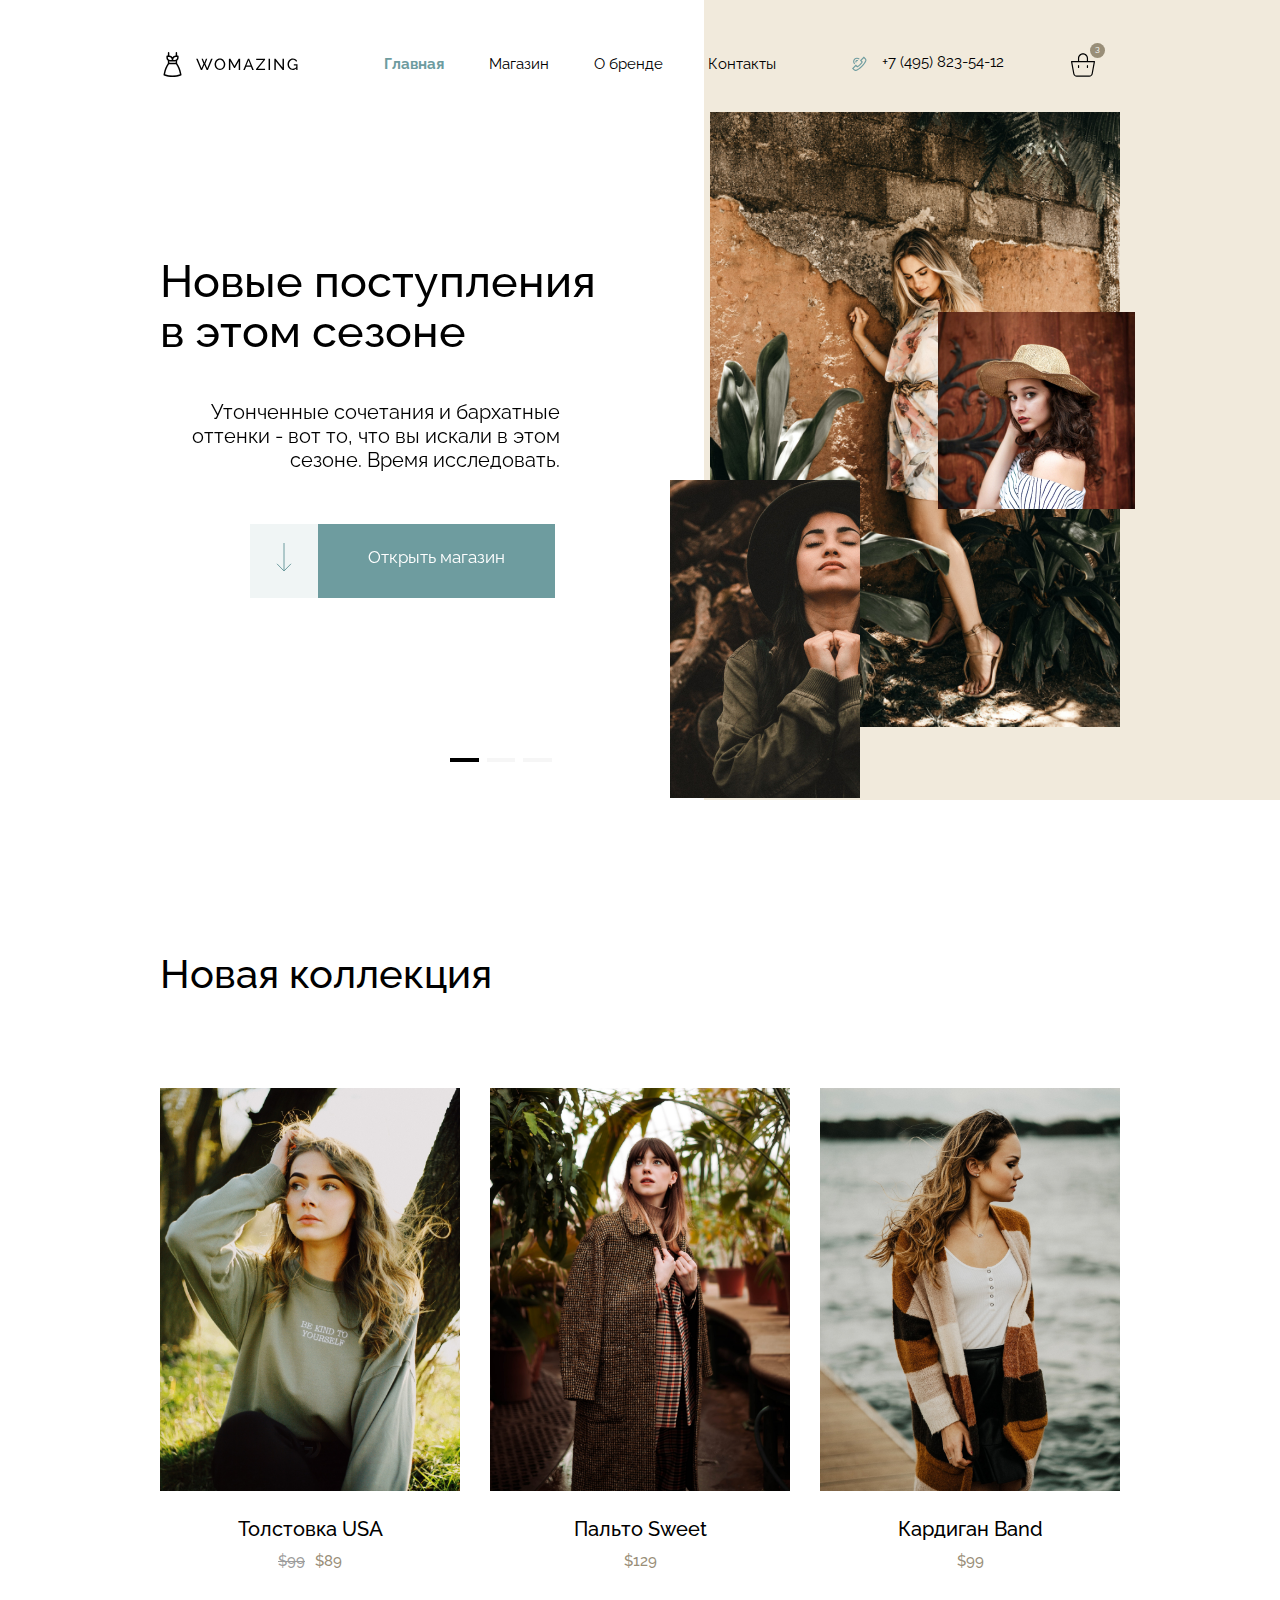
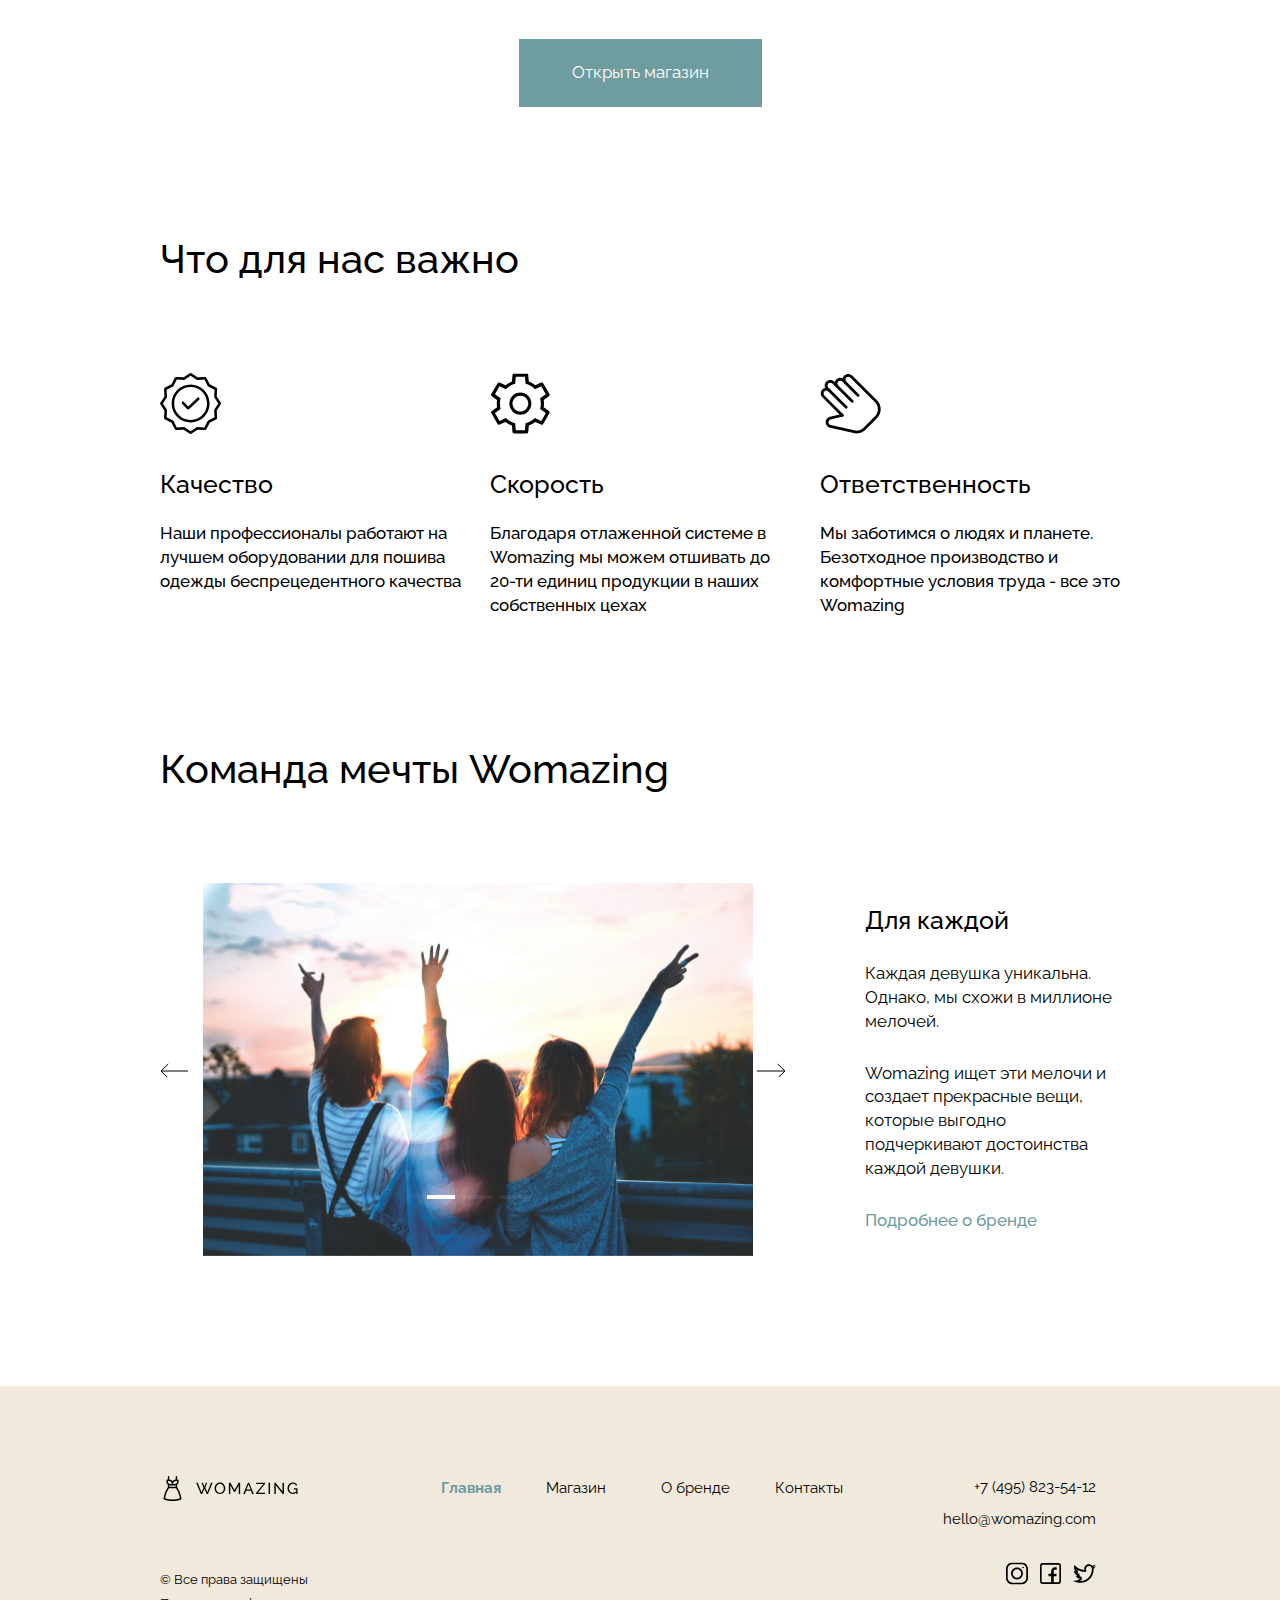
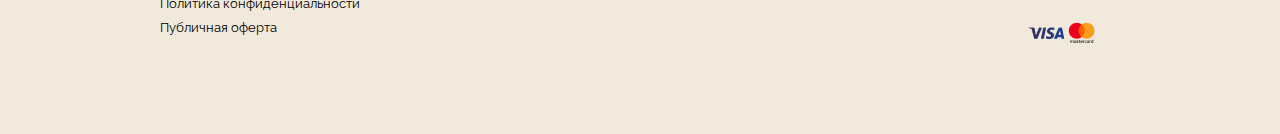
<file: index.html>
<!DOCTYPE html>
<html lang="ru">

<head>
    <meta charset="utf-8">
    <title>Бренд Womazing</title>
    <meta name class="description" content="Команда мечты - бренд Womazing">
    <meta name="keywords" content="одежда, мода, коллекция одежда, свитшот, пальто, кардиганы, футболки">
    <!-- OG Tags -->
    <meta property="og:title" content="Бренд Womazing">
    <meta property="og:description" content="Команда мечты - бренд Womazing">
    <meta property="og:type" content="article">
    <meta property="og:image" content="https://sitename.ru/img/prewiev.png">
    <meta property="og:site_name" content="Womazing">
    <!-- Styling -->
    <link rel="shortcut icon" href="img/favicon.png" type="image/png">
    <meta name="theme-color" content="#808590">
    <link rel="apple-touch-icon" href="img/apple-touch-icon.png">
    <!-- CSS -->
    <link rel="preconnect" href="https://fonts.googleapis.com">
    <link rel="preconnect" href="https://fonts.gstatic.com" crossorigin>
    <link href="https://fonts.googleapis.com/css2?family=Raleway:wght@400;500&display=swap" rel="stylesheet">
    <meta name="viewport" content="width=device-width, initial-scale=1.0">
    <link rel="stylesheet" href="https://cdn.jsdelivr.net/npm/swiper@8/swiper-bundle.min.css" />
    <link rel="stylesheet" href="css/style.css">
</head>

<body>
    <div class="wrapper__total">
        <header class="header" id="header">
            <div class="container">
                <div class="header__navigation" id="header__navigation">
                    <a href="#" class="logo">
                        <img src="assets/img/logo/logo.svg" alt="Womazing" class="logo__img">
                    </a>
                    <div class="header__burger">
                        <span> Меню</span>
                    </div>
                    <nav class="header__nav">
                        <ul class="header__nav-list">
                            <li class="header__nav-item">
                                <a href="#" class="header__nav-link active">
                                    Главная
                                </a>
                            </li>
                            <li class="header__nav-item">
                                <a href="shop.html" class="header__nav-link">
                                    Магазин
                                </a>
                            </li>
                            <li class="header__nav-item">
                                <a href="about.html" class="header__nav-link">
                                    О бренде
                                </a>
                            </li>
                            <li class="header__nav-item">
                                <a href="contacts.html" class="header__nav-link">
                                    Контакты
                                </a>
                            </li>
                        </ul>
                    </nav>
                    <div class="header__tel">
                        <button type="button" class="header__tel-btn">
                            <img src="assets/img/icon/tel.svg" alt="telephon" class="header__tel-img">
                        </button>
                        <div class="modal" id="modal">
                            <div class="modal-overlay" id="modal-overlay"></div>
                            <div class="modal-window">
                                <button type="button" class="close" id="close">
                                    <img src="assets/img/icon/close.svg" alt="" class="close-img">
                                </button>
                                <h3 class="modal__title">
                                    Заказать обратный звонок
                                </h3>
                                <form action="#" class="form-order__modal  js-form" id="form-order__modal">
                                    <input type="text" class="form-order__input" name="name" placeholder="Имя" required>
                                    <input type="email" class="form-order__input" name="email" placeholder="Email" required>
                                    <input type="tel" class="form-order__input" name="tel" placeholder="Телефон" required>
                                    <button type="submit" class="form__btn-modal btn" data-submit>Заказать
                                        звонок</button>
                                </form>
                            </div>
                            <div class="modal-window2" id="modal-window2">
                                <h3 class="modal__sms">
                                    Отлично! Мы скоро вам перезвоним.
                                </h3>
                                <button type="button" class="modal__btn btn"> Закрыть</button>
                            </div>
                        </div>
                        <a href="tel:+74958235412" class="header__tel-link">
                            +7 (495) 823-54-12
                        </a>
                    </div>
                    <div class="header__basket">
                        <a href="basket.html" class="header__basket-link">
                            <img src="assets/img/icon/basket.svg" alt="Basket" class="header__basket-img">
                        </a>
                        <span class="header__basket-num">
                            3
                        </span>
                    </div>
                </div>
            </div>
        </header>
        <main class="main">
            <section class="header__section">
                <span class="header__color"></span>
                <div class="container">
                    <div class="header-wrap">
                        <div class="header__slider swiper swiper-container" id  = "swiper-container1">
                            <div class="swiper-wrapper">
                                <div class="header__wrapper swiper-slide">
                                    <div class="header__offer" >
                                        <h1 class="header__offer-title">
                                            Новые поступления
                                            в этом сезоне
                                        </h1>
                                        <p class="header__offer-text">
                                            Утонченные сочетания и бархатные оттенки - вот то, что вы искали в этом
                                            сезоне. Время
                                            исследовать.
                                        </p>
                                        <div class="header__offer-button">
                                            <a href="#section1" class="arrow-down flowing-scroll">
                                                <img src="assets/img/icon/down.svg" alt="Arrow down"
                                                    class="arrow-down__image">
                                            </a>
                                            <a href="shop.html" class="header__offer-btn btn">
                                                Открыть магазин
                                            </a>
                                        </div>
                                    </div>
                                    <div class="header__hero-photos">
                                        <img src="assets/img/header/hero_photo1.jpg" alt="Девушка в платье"
                                            class="hero__photo">
                                    </div>
                                </div>
                                <div class="header__wrapper swiper-slide">
                                    <div class="header__offer" >
                                        <h1 class="header__offer-title">
                                            Что-то новенькое. Мы заждались тебя.
                                        </h1>
                                        <p class="header__offer-text">
                                            Надоело искать себя в сером городе? Настало время новых идей, свежих красок
                                            и вдохновения с
                                            Womazing!
                                        </p>
                                        <div class="header__offer-button">
                                            <a href="#products" class="arrow-down">
                                                <img src="assets/img/icon/down.svg" alt="Arrow down"
                                                    class="arrow-down__image">
                                            </a>
                                            <a href="shop.html" class="header__offer-btn btn">
                                                Открыть магазин
                                            </a>
                                        </div>
                                    </div>
                                    <div class="header__hero-photos">
                                        <img src="assets/img/header/hero_photo2.jpg" alt="Девушка в пальто"
                                            class="hero__photo">
                                    </div>
                                </div>
                                <div class="header__wrapper swiper-slide">
                                    <div class="header__offer" >
                                        <h1 class="header__offer-title">
                                            Включай новый сезон с WOMAZING
                                        </h1>
                                        <p class="header__offer-text">
                                            Мы обновили ассортимент - легендарные коллекции и новинки от отечественных
                                            дизайнеров
                                        </p>
                                        <div class="header__offer-button">
                                            <a href="#" class="arrow-down">
                                                <img src="assets/img/icon/down.svg" alt="Arrow down"
                                                    class="arrow-down__image">
                                            </a>
                                            <a href="shop.html" class="header__offer-btn btn">
                                                Открыть магазин
                                            </a>
                                        </div>
                                    </div>
                                    <div class="header__hero-photos">
                                        <img src="assets/img/header/hero_photo3.jpg" alt="Девушка в свитере"
                                            class="hero__photo">
                                    </div>
                                </div>
                            </div>
                            <div class="header__offer-dots swiper-pagination ">
                                <span class="header-dot dot" ></span>
                            </div>
                        </div>
                        <div class="header__photos">
                            <img src="assets/img/header/secondary_photo.jpg" alt="Девушка в светлой шляпе"
                                class="header__photo2">
                            <img src="assets/img/header/third_photo.jpg" alt="Девушка в темной шляпе"
                                class="header__photo3">
                        </div>
                    </div>
                </div>
            </section>
            <section class="products section" id="products">
                <div class="container">
                    <h2 class="products__title">
                        Новая коллекция
                    </h2>
                    <div class="products__cards">
                        <div class="product__card">
                            <div class="product__card-photo">
                                <img src="assets/img/shop/sweater3.jpg" alt="Толстовка" class="product__img">
                                <div class="photo-overlay">
                                    <a href="#" class="photo__overlay-arrow">
                                        <img src="assets/img/icon/right.svg" alt="Стрелка вправо" class="overlay-arrow">
                                    </a>
                                </div>
                            </div>
                            <h4 class="product__title">
                                Толстовка USA
                            </h4>
                            <div class="product__prices">
                                <span class="product__price price-old">
                                    $99
                                </span>
                                <span class="product__price">
                                    $89
                                </span>
                            </div>
                        </div>
                        <div class="product__card">
                            <div class="product__card-photo">
                                <img src="assets/img/shop/coat2.jpg" alt="Пальто" class="product__img">
                                <div class="photo-overlay">
                                    <a href="#" class="photo__overlay-arrow">
                                        <img src="assets/img/icon/right.svg" alt="Стрелка вправо" class="overlay-arrow">
                                    </a>
                                </div>
                            </div>
                            <h4 class="product__title">
                                Пальто Sweet
                            </h4>
                            <span class="product__price">
                                $129
                            </span>
                        </div>
                        <div class="product__card">
                            <div class="product__card-photo">
                                <img src="assets/img/shop/cardigan1.jpg" alt="Кардиган" class="product__img">
                                <div class="photo-overlay">
                                    <a href="#" class="photo__overlay-arrow">
                                        <img src="assets/img/icon/right.svg" alt="Стрелка вправо" class="overlay-arrow">
                                    </a>
                                </div>
                            </div>
                            <h4 class="product__title">
                                Кардиган Band
                            </h4>
                            <span class="product__price">
                                $99
                            </span>
                        </div>
                    </div>
                    <a href="shop.html" class="products__btn btn">
                        Открыть магазин
                    </a>
                </div>
            </section>

            <section class="important section" id="important">
                <div class="container">
                    <h2 class="important__title">
                        Что для нас важно
                    </h2>
                    <div class="important__aspects">
                        <div class="important__aspect">
                            <img src="assets/img/icon/tick.svg" alt="Качество" class="important__quality">
                            <h3 class="important__aspect-title">
                                Качество
                            </h3>
                            <p class="important__aspect-text">
                                Наши профессионалы работают на лучшем оборудовании для пошива одежды беспрецедентного
                                качества
                            </p>
                        </div>
                        <div class="important__aspect">
                            <img src="assets/img/icon/gear.svg" alt="Шестеренка" class="important__quality">
                            <h3 class="important__aspect-title">
                                Скорость
                            </h3>
                            <p class="important__aspect-text">
                                Благодаря отлаженной системе в Womazing мы можем отшивать до 20-ти единиц продукции в
                                наших собственных цехах
                            </p>
                        </div>
                        <div class="important__aspect">
                            <img src="assets/img/icon/hand.svg" alt="Ладонь" class="important__quality">
                            <h3 class="important__aspect-title">
                                Ответственность
                            </h3>
                            <p class="important__aspect-text">
                                Мы заботимся о людях и планете. Безотходное производство и комфортные условия труда -
                                все это Womazing
                            </p>
                        </div>
                    </div>
                </div>
            </section>

            <section class="team section" id="team">
                <div class="container">
                    <h2 class="team__title">
                        Команда мечты Womazing
                    </h2>
                    <div class="team__wrap">
                        <div class="team__photos swiper swiper-container" id = "swiper-container2">
                            <div class="team__slides swiper-wrapper">
                                <div class="swiper-slide">
                                    <img src="assets/img/team/team_1.jpg" alt="" class="team__photo">
                                </div>
                                <div class="swiper-slide ">
                                    <img src="assets/img/team/team_2.jpg" alt="" class="team__photo ">
                                </div>
                                <div class="swiper-slide">
                                    <img src="assets/img/team/team_3.jpg" alt="" class="team__photo">
                                </div>
                            </div>
                                <button type="button" class="btn-prev"></button>
                                <button type="button" class="btn-next"></button>
                            <div class="team-dots swiper-pagination">
                                <span class="team-dot dot"></span>
                            </div>
                        </div>
                        <div class="team__content">
                            <h3 class="team__content-title">
                                Для каждой
                            </h3>
                            <p class="team__content-text">
                                Каждая девушка уникальна. Однако, мы схожи в миллионе мелочей.
                            </p>
                            <p class="team__content-text">
                                Womazing ищет эти мелочи и создает прекрасные вещи, которые выгодно подчеркивают
                                достоинства каждой девушки.
                            </p>
                            <a href="about.html" class="team__content-link">
                                Подробнее о бренде
                            </a>
                        </div>
                    </div>
                </div>
            </section>
        </main>

        <footer class="footer" id="footer">
            <div class="container">
                <div class="footer-wrap">
                    <div class="footer__policy">
                        <a href="#" class="logo">
                            <img src="assets/img/logo/logo.svg" alt="Womazing" class="footer__logo-img">
                        </a>
                        <span class="footer__policy-copyright">
                            © Все права защищены
                        </span>
                        <a href="#" class="footer__policy-konf">
                            Политика конфиденциальности
                        </a>
                        <a href="#" class="footer__policy-oferta">
                            Публичная оферта
                        </a>
                    </div>
                    <nav class="footer__nav">
                        <ul class="footer__nav-list">
                            <li class="footer__nav-item">
                                <a href="#" class="footer__nav-link active">
                                    Главная
                                </a>
                            </li>
                            <li class="footer__nav-item ">
                                <a href="#" class="footer__nav-link footer__nav-link-shop">
                                    Магазин
                                </a>
                                <ul class="sub-menu">
                                    <li class="sub-menu__item">
                                        <a href="#" class="sub-menu__link">
                                            Пальто
                                        </a>
                                    </li>
                                    <li class="sub-menu__item">
                                        <a href="#" class="sub-menu__link">
                                            Свитшоты
                                        </a>
                                    </li>
                                    <li class="sub-menu__item">
                                        <a href="#" class="sub-menu__link">
                                            Кардиганы
                                        </a>
                                    </li>
                                    <li class="sub-menu__item">
                                        <a href="#" class="sub-menu__link">
                                            Толстовки
                                        </a>
                                    </li>
                                </ul>
                            </li>
                            <li class="footer__nav-item">
                                <a href="about.html" class="footer__nav-link">
                                    О бренде
                                </a>
                            </li>
                            <li class="footer__nav-item">
                                <a href="contacts.html" class="footer__nav-link">
                                    Контакты
                                </a>
                            </li>
                        </ul>
                    </nav>
                    <div class="footer__contact">
                        <a href="tel:+74958235412" class="footer__tel-link">
                            +7 (495) 823-54-12
                        </a>
                        <a href="mailto:hello@womazing.com" class="footer__email">
                            hello@womazing.com
                        </a>
                        <div class="footer__social">
                            <a href="#" rel="nofollow noopener noreferrer" target="_blank" class="footer__social-item">
                                <img src="assets/img/icon/instagram.svg" alt="Instagramm">
                            </a>
                            <a href="#" rel="nofollow noopener noreferrer" target="_blank" class="footer__social-item">
                                <img src="assets/img/icon/fb.svg" alt="Facebook">
                            </a>
                            <a href="#" rel="nofollow noopener noreferrer" target="_blank" class="footer__social-item">
                                <img src="assets/img/icon/twitter.svg" alt="Twitter">
                            </a>
                        </div>
                        <img src="assets/img/icon/visa-mastercard.png" alt="Оплата" class="footer__payment">
                    </div>
                </div>
            </div>
        </footer>
    </div>
    <script src="https://cdn.jsdelivr.net/npm/swiper@8/swiper-bundle.min.js"></script>
    <script src="script/jquery-3.5.1.min.js"></script>
    <script src="script/jquery.validate.min.js"></script>
    <script src="script/swiper.js"></script>
    <script src="script/main.js"></script>
</body>

</html>
</file>
<file: css/style.css>
/*Спецификация*/
html, body {
    height: 100%;
    padding: 0;
    margin: 0;
    font-family: 'Raleway', sans-serif;
    font-weight: 400;
    font-size: 17px;
    line-height: 1.4em;
    color: #000000;
}
* {
    box-sizing: border-box;
}
.wrapper__total {
    min-height: 100%;
    display: flex;
    flex-direction: column;
}
.main {
    flex: 1 1 auto;
}
a {
    text-decoration: none;
    color: #000;
}
ul,
li {
    display: block;
    padding: 0;
    margin: 0;
}
h1, h2, h3, h4, h5, h6 {
    margin: 0;
    padding: 0;
    font-weight: 500;
    line-height: 1.1em;
    text-align: left;
    margin-bottom: 92px;
}
p {
    margin: 0;
    padding: 0;
}
.container {
    width: 1110px;
    margin: 0 auto;
}
button {
    background: transparent;
    cursor: pointer;
    outline: none;
    border: none;
    padding: 0;
}
.btn {
    padding: 22px 50px;
    display: block;
    text-align: center;
    transition: all 0.5s ease;
    background: #6E9C9F;
    font-size: 17px;
    color: #FFFFFF;
}
.btn:hover {
    background: #509498;
}
.btn-ghost {
    padding: 22px 50px;
    display: block;
    text-align: center;
    transition: all 0.5s ease;
    font-size: 17px;
    color: #6E9C9F;
    border: 1px solid #6E9C9F;
    background-color: #FFFFFF;
}
.btn-ghost:hover {
    background: #6E9C9F;
    color: #fff;
}
.section {
    padding-bottom: 130px;
}
input::-webkit-inner-spin-button,
input::-webkit-outer-spin-button {
    -webkit-appearance: none;
    margin: 0;
}
/* Header */
.header {
    padding: 51px 0 34px;
}
.header-fixed {
    position: sticky;
    top: 0;
    z-index: 10;
    background: white;
    transition: all 0.3s ease 0s;
    box-shadow: 0px 4px 15px rgba(0, 0, 0, 0.05);
}
.header__color {
    background: #F1EADC;
    width: 45%;
    height: 826px;
    position: absolute;
    right: 0;
    top: 0;
}
.header__navigation {
    display: flex;
    align-items: center;
    position: relative;
    z-index: 10;
}
.logo__img {
    display: block;
}
.header__burger {
    display: none;
}
.header__nav {
    display: flex;
    margin-left: 145px;
}
.header__nav-list {
    display: flex;
}
.header__nav-item {
    margin-right: 45px;
}
.header__nav-item:last-child {
    margin-right: 0;
}
.header__nav-link {
    font-size: 15px;
}
.header__nav-link.active {
    font-weight: 700;
    color: #6E9C9F;
}
.header__tel {
    display: flex;
    margin-left: 170px;
    margin-right: 67px;
}
.header__tel-img {
    display: block;
    margin-right: 9px;
}
.header__tel-img:hover {
    background: url('/assets/img/icon/tel_hover.svg');
}
.header__tel-link {
    display: block;
    font-size: 15px;
    color: #000;
}
.header__basket {
    display: flex;
    position: relative;
}
.header__basket-img {
    display: block;
    position: relative;
}
.header__basket-num {
    display: flex;
    position: absolute;
    top: -10px;
    right: -10px;
    background: #998E78;
    border-radius: 50px;
    color: #fff;
    width: 15px;
    height: 15px;
    font-size: 9px;
    justify-content: center;
    align-items: center;
}
/*Modal window*/

body.active {
    overflow: hidden;
    padding-right: 14px;
}
.modal {
    display: none;
}
.modal.active {
    display: block;
}
.modal-overlay {
    background: rgba(110, 156, 159, 0.95);
    position: fixed;
    top: 0;
    left: 0;
    width: 100%;
    height: 100%;
    z-index: 1;
}
.modal-window {
    position: fixed;
    top: 50%;
    left: 50%;
    transform: translate(-50%, -50%);
    z-index: 2;
    width: 491px;
    height: auto;
    display: flex;
    flex-direction: column;
    padding: 70px;
    background: #FFFFFF;
}
.close {
    display: flex;
    position: absolute;
    right: 32px;
    top: 32px;
}
.modal__title {
    font-size: 25px;
    line-height: 1.4em;
    margin-bottom: 35px;
}
.form-order__modal {
    display: flex;
    flex-direction: column;
}
.form__btn-modal {
    padding: 22px 108px;
    width: 351px;
    margin-top: 35px;
}
.form-order__input {
    font-family: inherit;
    font-size: 15px;
    font-weight: 500;
    color: #868686;
    width: 100%;
    padding: 0px 20px 16px 0px;
    outline: none;
    border: none;
    border-bottom: 1px solid #000000;
}
.form-order__input:not(:first-child) {
    margin-top: 35px;
}
.form-order__input.error{
    box-shadow: 0 0 10px red;
}
.modal-window2.active {
    display: flex;
}
.modal-window2 {
    position: fixed;
    top: 50%;
    left: 50%;
    transform: translate(-50%, -50%);
    z-index: 2;
    width: 600px;
    height: auto;
    display: none;
    flex-direction: column;
    padding: 70px;
    background: #FFFFFF;
}
.modal__sms {
    margin: 0 auto;
    margin-bottom: 35px;
}
.modal__btn {
    border: 1px solid #6E9C9F;
    background-color: #FFFFFF;
    color: #6E9C9F;
    margin: 0 auto;
}
.modal__btn:hover {
    background: #6E9C9F;
    color: #FFFFFF;
}
.header__section {
    padding-bottom: 190px;
}
/*header-slaider*/
.header-wrap {
    position: relative;
    min-width: 0;
}
.header__wrapper {
    display: flex;
}
.header__offer {
    display: flex;
    padding: 145px 152px 112px 0;
    flex-direction: column;
}
.header__offer-title {
    font-size: 55px;
    margin-bottom: 45px;
}
.header__offer-text {
    font-size: 20px;
    width: 385px;
    text-align: right;
    margin-left: 15px;
    margin-bottom: 52px;
}
.header__offer-button {
    display: flex;
    margin-left: 90px;
}
.arrow-down {
    background: rgba(110, 156, 159, 0.1);
    padding: 19px 26px;
}
.hero__photo {
    display: block;
    width: 410px;
}
.header__photos {
    z-index: 10;
}
.header__photo2 {
    position: absolute;
    top: 123px;
    right: -90px;
    z-index: 8;
}
.header__photo3 {
    position: absolute;
    top: 393px;
    right: 360px;
    z-index: 8;
}

.header__offer-dots {
    display: flex;
    position: relative;
    margin-left: 286px;
}
.header-dot {
    width: 30px;
    height: 4px;
    background: #D1D1D1;
    margin-right: 12px;
}

.header-dot.active {
    background: #000000;
}
.header__slider .swiper-pagination-bullets {
    display: flex;
}
.header__slider .swiper-pagination-bullet {
    width: 30px;
    height: 4px;
    background: #D1D1D1;
    margin-right: 12px;
    border-radius: 0%;
}
.header__slider .swiper-pagination-bullet-active {
    background: #000000;
}

/* Section Products*/
.products__title {
    font-size: 40px;
}
.products__cards {
    display: flex;
    flex-wrap: wrap;
}
.product__card-photo {
    margin-bottom: 24px;
}
.product__card {
    margin-right: 30px;
    margin-bottom: 65px;
}
.product__card:nth-child(3n) {
    margin-right: 0;
}
.product__title {
    font-size: 20px;
    line-height: 1.4em;
    margin-bottom: 7px;
    text-align: center;
}
.product__prices {
    display: flex;
    justify-content: center;
}
.product__price.price-old {
    color: #9C9C9C;
    text-decoration: line-through;
    margin-right: 10px;
}
.product__price {
    color: #998E78;
    display: block;
    text-align: center;
    font-size: 15px;
    font-weight: 500;
}
.products__btn {
    display: block;
    width: 243px;
    margin: 0 auto;
}
/* Оверлей*/
.product__card-photo {
    position: relative;
}
.product__img {
    width: 350px;
    height: auto;
    display: block;
}
.photo-overlay {
    position: absolute;
    top: 0;
    bottom: 0;
    left: 0;
    right: 0;
    height: 100%;
    width: 350px;
    opacity: 0;
    visibility: none;
    transition: .5s ease;
    background: rgba(110, 156, 159, 0.64); 
}
.product__card-photo:hover .photo-overlay {
    opacity: 1;
}
.overlay-arrow {
    display: block;
    padding: 228px 160px;
}
/* Секция Important*/
.important__title {
    font-size: 40px;
}
.important__aspects {
    display: flex;
}
.important__aspect {
    display: flex;
    flex-direction: column;
    width: 350px;
    margin-right: 30px;
}
.important__aspect:last-child {
    margin-right: 0;
}
.important__quality {
    width: 61px;
    height: 61px;
    margin-bottom: 37px;
}
.important__aspect-title {
    font-size: 25px;
    margin-bottom: 24px;
}
.important__aspect-text {
    width: 305px;
    font-weight: 500;
}
/*Section Team*/
.team__title {
    font-size: 40px;
}
.team__wrap {
    display: flex;
    position: relative;
    min-width: 0;
    min-height: 100%;
}
.team__photo{
    display: block;
    width: 700px;
    max-width: 100%;
}
.swiper-slide {
    display: flex;
    justify-content: center;
}

.team__slides {
    display: flex;
}

.btn-prev {
    width: 28px;
    height: 14px;
    position: absolute;
    right: 0;
    left: 0px;
    z-index: 10;
    top: 230px;
    background: url(../assets/img/icon/left.svg);
}

.btn-prev:active {
    background: url(../assets/img/icon/left_gray.svg);
}

.btn-next {
    width: 28px;
    height: 14px;
    position: absolute;
    right: 10px;
    top: 230px;
    z-index: 10;
    background: url(../assets/img/icon/right_black.svg);
}

.btn-next:active {
    background: url(../assets/img/icon/right_gray.svg);
}

.team-dots {
    display: flex;
    justify-content: center;
    margin: 0 auto;
    position: relative;
    left: 0;
    right: 0;
    bottom: 61px;
}
.team-dot {
    width: 30px;
    height: 4px;
    background: rgba(255, 255, 255, 0.36);
    margin-right: 12px;
}
.team-dot.active {
    background: #FFFFFF;
}
.team-dot:hover {
    cursor: pointer;
}

.swiper {
    width: 100%;
}
.team__photos .swiper-horizontal>.swiper-pagination-bullets,
.swiper-pagination-bullets.swiper-pagination-horizontal,
.swiper-pagination-custom,
.swiper-pagination-fraction {
    width: 110px;
    background: no-repeat;
}


.team__photos .swiper-pagination-bullets {
    display: flex;
    justify-content: center;
    margin: 0 auto;
    left: 0;
    right: 0;
    bottom: 61px;
    z-index: 1;
}
.team__photos .swiper-pagination-bullet {
    width: 30px;
    height: 4px;   
    background: rgba(255, 255, 255, 0.36);
    margin-right: 12px;
    border-radius: 0;
}
.team__photos .swiper-pagination-bullet-active {
    background: #FFFFFF;
}
.team__content {
    display: flex;
    flex-direction: column;
    margin-left: 64px;
    justify-content: center;
}
.team__content-title {
    font-size: 25px;
    margin-bottom: 28px;
}
.team__content-text {
    width: 255px;
    margin-bottom: 28px;
} 
.team__content-link {
    color: #6E9C9F;
    font-weight: 500;
    display: inline;
    max-width: max-content;
}
.team__content-link:hover {
    border-bottom: 1px solid #CEDEDF;
}
/*Footer*/
.footer {
    background: #F1EADC;
    padding: 101px 0;
}
.footer-wrap {
    display: flex;
}
.footer__policy {
    display: flex;
    flex-direction: column;
    font-size: 13px;
    line-height: 1.4em;
    color: #000000;
    margin-right: 81px;
}
.footer__logo-img {
    display: block;
    margin-bottom: 70px;
}
.footer__policy-copyright {
    margin-bottom: 6px;
}
.footer__policy-konf {
    margin-bottom: 6px;
}
.footer__nav {
    margin-right: 267px;
}
.footer__nav-list {
    display: flex;
}
.footer__nav-item {
    margin-right: 45px;
}
.footer__nav-item:last-child {
    margin-right: 0px;
}
.footer__nav-link {
    font-size: 15px;
}
.footer__nav-link-shop {
    margin-right: 10px;
    transition: all 2s ease;
}
.footer__nav-link.active {
    color: #6E9C9F;
    font-weight: 700;
}
.sub-menu {
    display: none;
    margin-top: 39px;
}
.sub-menu.active {
    display: block;
    transition: all 0.5s ease;
}
.sub-menu__item {
    font-size: 13px;
}
.sub-menu__item:last-child {
    margin-bottom: 0;
}
.footer__contact {
    display: flex;
    flex-direction: column;
    text-align: end;
}
.footer__tel-link {
    font-size: 15px;
    margin-bottom: 9px;
}
.footer__email {
    font-size: 15px;
    margin-bottom: 30px;
}
.footer__social {
    display: flex;
    align-items: center;
    justify-content: end;
    margin-bottom: 30px;
}
.footer__social-item {
    margin-right: 12px;
}
.footer__social-item:last-child {
    margin-right: 0;
}
.footer__payment {
    display: block;
    width: 68px;
    margin-left: auto;
}
/*SHOP*/
.section__shop {
    padding-top: 157px;
    padding-bottom: 130px;
}
.shop__title {
    font-size: 55px;
    line-height: 1.4em;
    margin-bottom: 26px;
}
.breadcrumbs {
    display: flex;
    margin-bottom: 214px;
}
.breadcrumbs-item:not(:last-child)::after {
    content: '-';
    margin-right: 13px;
    margin-left: 13px;
}
.breadcrumbs-link{
    font-weight: 500;
}
.breadcrumbs-item.active {
    color: #909090;
}
.shop__tabs {
    margin-bottom: 92px;
}
.tab__btn {
    font-size: 17px;
    font-weight: 500;
    padding: 19px 65px;
    border: 1px solid #000000;
    margin-right: 10px;
}
.tab__btn:last-child {
    margin-right: 0;
}
.tab__btn.active {
    color: #FFF;
    background: #000;
}
.shop__products{
    font-size: 17px;
    font-weight: 500;
    color: #808080;
    margin-bottom: 65px;
}

.product__card.shop.active {
    display: block;
}

.product__card.shop {
    display: none;
}

.shop__pagination {
    display: flex;
    justify-content: center;
}
.shop__pages-btn {
    display: flex;
}
.pages__btn {
    width: 41px;
    height: 41px;
    border: 1px solid #000000;
    font-weight: 500;
    padding: 9px 16px;
    margin-right: 14px;
}
.pages__btn.active  {
    background: #000;
    color: #FFF;
}
.page__btn-arrow {
    display: flex;
    margin-top: 15px;
}
/*CARD PRODUCT*/
.shop-product__card {
    padding-top: 77px;
    padding-bottom: 167px;
}
.product__wrap {
    display: flex;
    margin-bottom: 93px;
}
.product__photo-img {
    width: 536px;
    margin-right: 74px;
}
.product__option {
    display: flex;
    flex-direction: column;
    justify-content: center;
    align-items: flex-start;
}
.product__title.card {
    margin-bottom: 34px;
}
.product__prices.card {
    margin-bottom: 59px;
}
.product__price.card {
    font-size: 30px;
    font-weight: 500;
}
.product__price.price-old.card {
    font-size: 40px;
    font-weight: 500;
    margin-right: 29px;
}
.product__input {
    display: flex;
    margin-bottom: 59px;
}
.product__size-item.active {
    background: #000;
    color: #fff;
}
.product__size-item:not(:last-child) {
    margin-right: 23px;
}
.product__size-item input{
    display: none;
}
.product__size-item label {
    display: inline-block;
    cursor: pointer;
    width: 41px;
    border: 1px solid #000000;
    font-weight: 500;
    font-size: 17px;
    line-height: 140%;
    text-align: center;
    padding-top: 8px;
    padding-bottom: 8px;
}
.product__color-item:not(:last-child){
    margin-right: 14px;
}
.product__color-item input {
    display: none;
}
.product__color-item label {
    position: relative;
    display: inline-block;
    width: 41px;
    height: 41px;
    border: 1px solid transparent;
    border-radius: 100px;
    cursor: pointer;
    transition: all 0.5s ease;
}
.product__color-item.active label {
    border: 1px solid #000000;
}
.product__color-item label.brown {
    background-color: #927876;
}
.product__color-item label.grey {
    background-color: #D5D5D5;
}
.product__color-item label.pink {
    background-color: #FD9696;
}
.product__color-item label.orange {
    background-color: #FDC796;
}
.product__ordered {
    display: flex;
}
.product__amount {
    margin-right: 11px;
    width: 68px;
    height: 68px;
    font-size: 20px;
    text-align: center;
    outline: none;
}
.button__basket {
    width: 268px;
}
.card__title {
    font-size: 40px;
    font-weight: 500;
    margin-bottom: 67px;
}
.product__card.card {
    margin-bottom: 0;
}
/*ABOUT*/
.about__wrap {
    display: flex;
    justify-content: space-between;
    margin-bottom: 130px;
}
.about__paragraph {
    display: flex;
    flex-direction: column;
    justify-content: center;
    width: 542px;
}
.about__title {
    font-size: 25px;
    margin-bottom: 46px;
}
.about__text:not(:last-child) {
    margin-bottom: 20px;
}
.about__btn {
    display: block;
    width: 260px;
    margin: 0 auto;
}
/*CONTACTS*/
.contacts__map {
    margin-bottom: 130px;
}
.contacts__wrapper {
    display: flex;
    justify-content: start;
    margin-bottom: 130px;
}
.contacts__wrap {
    display: flex;
    flex-direction: column;
    font-weight: 500;
}
.contacts__wrap:not(:last-child){
    margin-right: 98px;
}
.contacts__name {
    margin-bottom: 20px;
}
.contact__title {
    font-size: 25px;
} 
.form-about {
    display: flex;
    flex-direction: column;
    width: 443px;
}
.form-about__input {
    font-family: inherit;
    font-size: 15px;
    font-weight: 500;
    color: #868686;
    width: 350px;
    padding: 0px 20px 16px 0px;
    outline: none;
    border: none;
    border-bottom: 1px solid #000000;
}
.form-about__input:not(:first-child){
    margin-top: 35px;
}
.form-about__message {
    outline: none;
    border: none;
    resize: none;
    font-family: inherit;
    font-size: 15px;
    font-weight: 500;
    color: #868686;    
    border-bottom: 1px solid #000;
    margin-top: 35px;
}
.form-about__btn {
    width: 189px;
    margin-top: 35px;
}
.contacts__proof {
    display: none;
    background-color: #F1EADC;
    padding: 30px 76px;
    margin-top: 62px;
}
.contacts__proof.active {
    display: block;
}
/*BASKET*/
.form-basket__table {
    margin-bottom: 72px;
}
.basket__form-sell {
    text-align: start;
    font-size: 17px;
    font-weight: 500;
}
.basket__form-sell-head {
    font-size: 20px;
    padding-bottom: 26px;
    border-bottom: 1px solid #CCCCCC;
}
.basket__form-product {
    display: flex;
    align-items: center;
}
.basket__form-cross {
    margin-right: 45px;
}
.basket__form-img {
    width: 125px;
    margin-right: 36px;
    margin-top: 49px;
}
.basket__form-link {
    margin-right: 134px;
}
.basket__form-price {
    margin-right: 151px;
}
.basket__form-amount {
    width: 47px;
    height: 47px;
    text-align: center;
    margin-right: 238px;
}
.basket__form-coupon {
    display: flex;
    margin-bottom: 88px;
}
.form-coupon {
    font-family: inherit;
    font-size: 17px;
    font-weight: 500;
    color: #868686;
    outline: none;
    border: none;
    border-bottom: 1px solid #000000;
    margin-right: 16px;
}
.button__coupon {
    margin-right: 337px;
}
.button__update {
    margin-left: auto;
}
.basket__form-total-wrap {
    display: flex;
    flex-direction: column;
    align-items: flex-end;
}
.basket__form-summa {
    display: flex;
    margin-bottom: 28px;
    margin-right: 403px;
    align-items: flex-start;
    font-weight: 500;
}
.basket__form-text {
    margin-right: 20px;
}
.basket__form-total-all {
    display: flex;
}
.basket__form-total{
    display: flex;
    background: #F1EADC;
    text-align: center;
    align-items: center;
    width: 287px;
    font-size: 25px;
    font-weight: 500;
    justify-content: space-around;
    padding: 20px;
}

.basket__form-total-btn {
    margin-left: 15px;
}
/*ORDER*/
.form-order__wrap {
    display: flex;
}
.form-order__wrapper {
    display: flex;
    flex-direction: column;
}
.form-order {
    display: flex;
    flex-direction: column;
    margin-right: 313px;
    margin-bottom: 81px;
}
.form-order:last-child {
    margin-bottom: 0;
}
.form-order__title {
    font-size: 25px;
    margin-bottom: 47px;
}
.form-order__form {
    font-family: inherit;
    font-size: 17px;
    font-weight: 500;
    color: #868686;
    width: 350px;
    padding: 0px 20px 16px 0px;
    outline: none;
    border: none;
    border-bottom: 1px solid #000000;
}
.form-order__form:not(:first-child){
    margin-top: 35px;
}
.form-order__message {
    outline: none;
    border: none;
    resize: none;
    font-family: inherit;
    font-size: 15px;
    font-weight: 500;
    color: #868686;
    border-bottom: 1px solid #000;
}
.form-order__order {
    width: 255px;
}
.form-order__table {
    margin-bottom: 159px;
    border-collapse: collapse;
}
.order-form__sell {
    text-align: start;
    font-size: 17px;
    font-weight: 500;
    padding: 15px 73px 15px 0;
    align-items: center;
}
.order-form__sell:last-child {
    padding-right: 0;
}
.order-form__sell-head {
    font-size: 20px;
}
.order-form__sell-total {
    background: #F1EADC;
    font-size: 20px;
}
.form-order__order-pay{
    position: relative;
    margin-bottom: 20px;
    color: #000;
    border: none;
}
.input-form {
    -webkit-appearance: none;
    appearance: none;
    position: absolute;
}
.label-form {
    padding-left: 38px;
    font-size: 17px;
    color: #000;
    cursor: pointer;
}
.label-form::before {
    content: "";
    display: block;
    width: 22px;
    height: 22px;
    border: 1px solid #000;
    background-color: #fff;
    position: absolute;
    top: 0;
    left: 0;
    z-index: 1;
    transition: border .1s linear;
}
.label-form::after {
    content: "";
    display: block;
    width: 10px;
    height: 10px;
    background-color: #000;
    opacity: 0;
    position: absolute;
    top: 7px;
    left: 7px;
    z-index: 2;
    transition: opacity .1s linear;
}
.input-form:checked+.label-form::after {
    opacity: 1;
}
.form-order__btn {
    margin-top: 47px;
}
/*CONFIRM*/
.confirm__wrap {
    display: flex;
    align-items: center;
}
.order__confirm {
    margin-right: 32px;
}
.order__confirm-wrap {
    display: flex;
    flex-direction: column;
    margin-right: 350px;
}
.order__confirm-title {
    font-size: 25px;
    margin-bottom: 17px;
}
/*ADAPTIV*/
/* Large: 992px - 1289px */
@media (max-width: 1289px) {
    .container {
        max-width: 960px;
    }
    .header__color {
        height: 800px;
    }
    .header__nav {
        margin-left: 85px;
    }
    .header__tel{
        margin-left: 70px;
    }
    .header__offer-title {
        font-size: 45px;
    }
    .header__photo2 {
        top: 200px;
        right: -15px;
    }
    .header__photo3 {
        top: 368px;
        right: 260px;
    }
    .header__offer {
        padding-right: 112px;
    }   
    .product__img {
        width: 300px;
    }
    .photo-overlay{
        width: 300px;
    }
    .overlay-arrow {
        padding: 190px 134px;
    }
    .important__aspect{
        width: 300px;
    }
    .team__photo {
        width: 550px;
    }
    .btn-prev, .btn-next {
        top: 180px;
    }
    .team__content {
        margin-left: 70px;
    }
    .footer {
        padding: 90px 0;
    }
    .footer__nav {
        margin-right: 100px;
    }
    /*SHOP*/
    .section__shop {
        padding: 130px 0 100px;
    }
    .shop__title {
        font-size: 45px;
    }
    .breadcrumbs {
        margin-bottom: 130px;
    }
    .tab__btn {
        padding: 19px 50px;
    }
    .shop__tabs {
        margin-bottom: 65px;
    }
    /*PRODUCT*/
    .shop-product__card {
        padding-bottom: 100px;
    }
    /*BASKET*/
    .basket__form-price {
        margin-right: 130px;
    }
    .basket__form-amount {
        margin-right: 200px;
    }
    .button__coupon {
        margin-right: 200px;
    }
    /*ORDER*/
    .form-order__form {
        margin-bottom: 25px;
    }
    .order-form__sell {
        padding: 10px 73px 10px 0;
    }
    /*CONTACTS*/
    .contact__map {
        width: 960px;
        height: 380px;
    }
    .contacts__map {
        margin-bottom: 100px;
    }
    /*ABOUT*/
    .about__paragraph {
        width: 480px;
    }
}

/* Medium: 768px - 991px */
@media (max-width: 991px) {
    .container {
        max-width: 720px;
    }
    .logo__img {
        width: 100px;
    }
    .header__nav {
        margin-left: 45px;
    }
    .header__tel {
        margin-left: 35px;
        margin-right: 35px;
    }
    .header__nav-item {
        margin-right: 20px;
    }
    .header__color {
        height: 630px;
    }
    .header__section {
        padding-bottom: 130px;
    }
    .header__offer {
        padding: 100px 60px 55px 0;
    }
    .header__offer-title {
        font-size: 40px;
        margin-bottom: 30px;
    }
    .header__offer-text {
        font-size: 17px;
        width: 300px;
        margin-bottom: 30px;
    }
    .header__offer-button {
        margin-left: 0;
    }
    .header__offer-dots {
        margin-left: 186px;
    }
    .header__photo2 {
        width: 150px;
        top: 150px;
        right: -15px;
    }
    .header__photo3 {
        width: 150px;
        top: 268px;
        right: 200px;
    }
    .hero__photo {
        width: 300px;
    }
    .product__img {
        width: 220px;
    }
    .photo-overlay {
        width: 220px;
    }
    .overlay-arrow {
        padding: 136px 94px;
    }
    .important__aspect {
        width: 220px;
    }
    .important__aspect-text {
        width: 220px;
    }
    .team__wrap {
        flex-direction: column;
        align-items: center;
    }
    .team__photo {
        margin-left: 0;
    }
    .btn-prev {
        left: 0px;
    }
    .team-dots {
        bottom: 91px;
    }
    .team__slides {
        margin-bottom: 50px;
    }
    .team__content {
        margin-left: 0;
        align-items: center;
    }
    .team__content-text {
        text-align: center;
    }
    .footer__logo-img {
        width: 100px;
    }
    .footer__policy {
        margin-right: 30px;
    }
    .footer__nav {
        margin-right: 30px;
    }
    .footer__nav-item {
        margin-right: 20px;
    }
    .footer__email {
        font-size: 13px;
    }
    .footer__policy-konf {
        width: max-content;
    }
    /*SHOP*/
    .section__shop {
        padding-top: 100px;
    }
    .shop__title {
        font-size: 35px;
    }
    .breadcrumbs {
        margin-bottom: 100px;
    }
    .tab__btn {
        padding: 19px 30px;
    }
    /*PRODUCT*/
    .product__photo-img {
        width: 350px;
        margin-right: 30px;
    }
    .product__option {
        margin-right: 0;
    }
    .product__prices.card {
        margin-bottom: 30px;
    }
    .product__input {
        margin-bottom: 30px;
    }
    .button__basket {
        width: 250px;
    }
    /*BASKET*/
    .basket__form-cross {
        margin-right: 20px;
    }
    .basket__form-link {
        margin-right: 80px;
    }
    .basket__form-price {
        margin-right: 80px;
    }
    .basket__form-amount {
        margin-right: 100px;
    }
    .button__coupon {
        margin-right: 100px;
    }
    .btn-ghost {
        padding: 22px 22px;
        font-size: 15px;
    }
    /*ORDER*/
    .form-order {
        margin-right: 100px;
    }
    /*CONTACTS*/
    .contact__map {
        width: 730px;
    }
    .contacts__wrap:not(:last-child) {
        margin-right: 30px;
    }
    /*CONFIRM*/
    .order__confirm-wrap {
        margin-right: 80px;
    }
    .order__confirm {
        margin-right: 20px;
    }
    /*ABOUT*/
    .about__paragraph {
        width: 350px;
    }
    .about__photo {
        width: 350px;
    }
}

/* Small: 576px - 767px */
@media (max-width: 767px) {
    .container {
        max-width: 540px;
    }
    .header {
        padding-top: 34px;
    }
    .header__color {
        height: 506px;
        width: 50%;
    }
    .header__burger {
        display: block;
        margin-left: 100px;
    }
    .header__nav {
        display: none;
        position: fixed;
        left: 215px;
        margin-left: 0;
    }
    .header__nav.active {
        display: block;
        padding: 45px 20px;
        background-color: #F1EADC;
        top: 70px;
        border: 1px solid;
        transition: all 0.5s ease;
    }
    .header__tel {
        margin-left: 50px;
    }
    .modal-window {
        width: 380px;
        padding: 50px;
    }
    .modal__title {
        font-size: 20px;
        text-align: center;
    }
    .form__btn-modal {
        width: 250px;
        padding: 22px 50px;
    }
    .form-order__modal {
        align-items: center;
    }
    .modal-window2 {
        width: 450px;
        padding: 40px;
    }
    .modal__sms {
        text-align: center;
    }
    .header__section {
        padding-bottom: 100px;
    }
    .header__offer {
        padding: 0px 30px 50px 0;
    }
    .header__offer-title {
        font-size: 35px;
        margin-bottom: 20px;
    }
    .header__offer-text {
        margin-left: 0;
        text-align: left;
        width: 250px;
        font-size: 15px;
        margin-bottom: 20px;
    }
    .hero__photo {
        width: 250px;
    }
    .header__photo2 {
        width: 100px;
        top: 110px;
        right: 0px;
    }
    .header__photo3 {
        width: 100px;
        top: 243px;
        right: 170px;
    }
    .header__offer-btn {
        padding: 18px 30px;
        font-size: 15px;
    }
    .arrow-down {
        padding: 18px 20px;
    }
    .arrow-down__image {
        height: 25px;
    }
    .header__offer-dots {
        margin-left: 86px;
    }
    .section {
        padding-bottom: 100px;
    }
    .products__title {
        font-size: 35px;
        margin-bottom: 72px;
    }
    .products__cards {
        align-items: center;
    }
    .product__card {
        margin-right: 30px;
        margin-bottom: 50px;
    }
    .product__card:nth-child(2n) {
        margin-right: 0;
    }
    
    .product__card.shop:nth-child(3n){
        margin-right: 30px;
    }
    .product__card.shop:nth-child(2n) {
        margin-right: 0;
    }
    .product__img {
        width: 250px;
    }
    .photo-overlay {
        width: 250px;
    }
    .overlay-arrow {
        padding: 156px 109px;
    }
    .important__title {
        font-size: 35px;
        text-align: center;
        margin-bottom: 72px;
    }
    .important__aspects {
        flex-direction: column;
        align-items: center;
    }
    .important__aspect {
        align-items: center;
        margin-right: 0;
        margin-bottom: 50px;
    }
    .important__aspect:last-child {
        margin-bottom: 0;
    }
    .important__aspect-text {
        width: 500px;
        text-align: center;
    }
    .team__title {
        font-size: 35px;
        text-align: center;
        margin-bottom: 72px;
    }
    .team__photo {
        width: 450px;
    }
    .btn-prev ,
    .btn-next {
        top: 150px;
    }
    .team-dots {
        bottom: 31px;
    }
    .footer {
        padding: 80px 0;
    }
    .footer__nav-list {
        flex-direction: column;
    }
    .footer__policy {
        margin-right: 50px;
    }
    .footer__nav {
        margin-right: 70px;
    }
    .sub-menu {
        margin: 10px 0;
    }
    /*SHOP*/
    .section__shop {
        padding-top: 80px;
    }
    .breadcrumbs {
        margin-bottom: 80px;
    }
    .breadcrumbs-item {
        font-size: 15px;
    }
    .tab__btn {
        font-size: 15px;
        padding: 10px 19px;
        margin-right: 0;
    }
    .shop__products {
        margin-bottom: 50px;
    }
    /*PRODUCTS*/
    .product__photo-img {
        width: 250px;
    }
    .product__price.price-old.card {
        font-size: 30px;
        margin-right: 20px;
    }
    .product__price.card {
        font-size: 25px;
    }
    .product__title.card {
        font-size: 17px;
        margin-bottom: 25px;
    }
    .product__size-item:not(:last-child) {
        margin-right: 10px;
    }
    .button__basket {
        width: 200px;
    }
    .product__amount {
        width: 50px;
        height: 50px;
        font-size: 17px;
        outline: none;
    }
    .button__basket {
        padding: 15px 20px;
    }
    /*BASKET*/
    .basket__form-sell-head {
        font-size: 17px;
        padding-bottom: 16px;
    }
    .basket__form-cross {
        margin-right: 10px;
    }
    .basket__form-img {
        width: 100px;
        margin-right: 20px;
        margin-top: 30px;
    }
    .basket__form-link {
        margin-right: 50px;
    }
    .basket__form-price {
        margin-right: 50px;
    }
    .basket__form-amount {
        margin-right: 80px;
        outline: none;
    }
    .form-coupon {
        width: 150px;
    }
    .button__coupon {
        margin-right: 30px;
    }
    .btn-ghost {
        padding: 15px 22px;
    }
    .basket__form-total {
        font-size: 20px;
    }
    /*ORDER*/
    .form-order {
        margin-right: 50px;
    }
    .form-order__form {
        width: 250px;
    }
    /*CONFIRM*/
    .order__confirm-wrap {
        margin-right: 50px;
    }
    .order__confirm-btn {
        width: 300px;
    }
    /*ABOUT*/
    .about__wrap {
        flex-direction: column;
        align-items: center;
        margin-bottom: 80px;
    }
    .about__title {
        order: 1;
    }
    .about__photo {
        order: 3;
    }
    .about__paragraph {
        width: 500px;
    }
    .about__text {
        order: 2;
        margin-bottom: 20px;
    }
    /*CONTACTS*/
    .contact__map {
        width: 530px;
    }
    .contacts__wrapper {
        margin-bottom: 80px;
        flex-direction: column;
    }
    .contacts__wrap:not(:last-child) {
        margin-bottom: 30px;
    }
    .contacts__proof {
        padding: 20px;
        margin-top: 50px;
    }
    .contacts__proof-text {
        font-size: 15px;
    }
}

/* Small-L: 425px - 575px */
@media (max-width: 575px) {
    .container {
        max-width: 390px;
    }
    .header {
        padding-top: 34px;
    }
    .header__burger {
        margin-left: 80px;
    }
    .header__nav {
        left: 60px;
    }
    .header__tel-link {
        display: none;
    }
    .header__color {
        height: 482px;
    }
    .header__section {
        padding: 20px 0 80px;
    }
    .header__offer {
        padding: 0px 20px 10px 0;
    }
    .header__offer-title {
        font-size: 25px;
    }
    .header__offer-text {
        width: 170px;
    }
    .arrow-down {
        display: none;
    }
    .hero__photo {
        width: 200px;
        margin-top: 30px;
    }
    .header__photo2 {
        display: none;
    }
    .header__photo3 {
        display: none;
    }
    .header__offer-btn {
        padding: 18px 20px;
    }
    .header__offer-dots {
        margin-left: 0;
    }
    .section {
        padding-bottom: 80px;
    }
    .products__title {
        font-size: 25px;
        margin-bottom: 65px;
        text-align: center;
    }
    .products__cards {
        flex-direction: column;
    }
    .product__card {
        margin-right: 0;
        margin-bottom: 40px;
    }
    .product__card.shop:nth-child(3n) {
        margin-right: 0px;
    }
    .product__img {
        width: 300px;
    }
    .photo-overlay {
        width: 300px;
    }
    .overlay-arrow {
        padding: 190px 134px;
    }
    .important__title {
        font-size: 25px;
        margin-bottom: 65px;
        text-align: center;
    }
    .important__aspect-text {
        width: 400px;
    }
    .team__title {
        font-size: 25px;
        margin-bottom: 65px;
        text-align: center;
    }
    .team__photo {
        width: 340px;
    }
    .btn-prev,
    .btn-next {
        top: 120px;
    }
    .btn-prev {
        left: 0;
    }
    .btn-next {
        right: 0;
    }
    .team-dots {
        bottom: 81px;
    }
    .footer {
        padding: 60px 0;
    }
    .footer-wrap {
        flex-wrap: wrap;
    }
    .footer__nav {
        order: 1;
        margin-right: 0;
        margin-bottom: 30px;
    }
    .footer__policy {
        order: 2;
    }
    .footer__contact {
        order: 3;
    }
    .footer__nav-list {
        flex-direction: row;
    }
    .footer__nav-item {
        margin-right: 40px;
    }
    .footer__social {
        margin-bottom: 18px;
    }
    /*SHOP*/
    .section__shop {
        padding: 50px 0 80px;
    }
    .shop__title {
        text-align: center;
    }
    .breadcrumbs {
       display: none;
    }
    .shop__tabs {
        display: flex;
        flex-direction: column;
        margin-bottom: 0;
    }
    .tab__btn {
        padding: 20px 30px;
        margin-bottom: 15px;
    }
    .shop__products {
        font-size: 15px;
        margin-bottom: 40px;
    }
    /*PRODUCT*/
    .shop-product__card {
        padding: 50px 0 80px;

    }
    .product__wrap {
        flex-direction: column;
        align-items: center;
        margin-bottom: 60px;
    }
    .product__photo-img {
        width: 100%;
        margin-right: 0;
        margin-bottom: 30px;
    }
    .cards__title {
        margin-bottom: 60px;
    }
    .product__card.card:not(:last-child) {
        margin-bottom: 20px;
    }
    /*BASKET*/
    .table-scroll {
        overflow: auto;
        position: relative;
    }

    .table-scroll table {
        vertical-align: top;
        max-width: 100%;
        overflow-x: auto;
        white-space: nowrap;
        -webkit-overflow-scrolling: touch;
    }

    .basket__form-sell {
        font-size: 15px;
        overflow-y: auto;
    }

    .basket__form-price {
        margin-right: 30px;
    }
    .basket__form-amount {
        width: 37px;
        height: 37px;
        margin-right: 60px;
    }
    .form-basket__table {
        margin-bottom: 50px;
    }
    .basket__form-coupon {
        flex-wrap: wrap;
        justify-content: space-between;
        margin-bottom: 50px;
    }
    .button__coupon {
        margin-right: 0;
    }
    .button__update {
        margin-top: 20px;
    }
    .basket__form-total-wrap {
        width: 100%;
    }
    .basket__form-summa {
        align-self: start;
    }
    .basket__form-total-all {
        flex-wrap: wrap;
    }
    .basket__form-total {
        padding: 20px;
    }
    .basket__form-total-btn {
        width: 100%;
        margin-left: 0;
        margin-top: 20px;
    }
    /*ORDER*/
    .form-order__wrap {
        flex-direction: column;
        align-items: center;
    }
    .form-order {
        margin-right: 0;
        margin-bottom: 50px;
    }
    .form-order:last-child {
        margin-bottom: 50px;
    }
    .form-order__table {
        margin-bottom: 60px;
    }
    /*CONFIRM*/
    .confirm__wrap {
        flex-direction: column;
    }
    .order__confirm-title {
        font-size: 20px;
        margin: 0 auto;
    }
    .order__confirm {
        margin: 0 auto;
        margin-bottom: 30px;
    }
    .order__confirm-wrap {
        text-align: center;
        margin-right: 0;
        margin-bottom: 30px;
    }
    .order__confirm-text {
        font-size: 15px;
    }
    .order__confirm-btn {
        margin: 0 auto;
    }
    
    /*ABOUT*/
    .about__paragraph {
        width: 380px;
    }
    /*CONTACTS*/
    .contact__map {
        width: 400px;
    }
    .contacts__wrap {
        margin-right: 0;
    }
    .contacts__name {
        margin-bottom: 20px;
    }
    .contact__title {
        margin-bottom: 50px;
    }
    .form-about {
        width: 350px;
    }
}

/* Extra small: 0px (320px) - 424px */
@media (max-width: 424px) {
    .container {
        width: 100%;
        padding: 0 15px;
    }
    .header {
        padding-top: 20px;
    }
    .header__color {
        width: 65%;
        height: 430px;
    }
    .header__burger {
        margin-left: 30px;
    }
    .header__nav {
        left: 18px;
    }
    .header__nav.active {
        top: 50px;
        padding: 20px 0;
    }
    .header__nav-item {
        margin-right: 15px;
    }
    .header__tel {
        margin-right: 25px;
        margin-left: 25px;
    }
    .modal-window {
        width: 250px;
        padding: 30px;
    }
    .form-order__input{
        width: 100%;
    }
    .form__btn-modal {
        width: 100%;
    }
    .close {
        right: 12px;
        top: 12px;
    }
    .modal__title {
        margin-bottom: 25px;
    }
    .modal-window2 {
        width: 100%;
        padding: 20px;
    }
    .header__basket-img {
        width: 20px;
    }
    .header__section {
        padding-bottom: 60px;
    }
    .header__wrapper {
        flex-direction: column-reverse;
    }
    .header__offer {
        padding: 30px 0px 30px 0;
    }
    .header__offer-title {
        text-align: center;
    }
    .header__offer-text {
        width: 300px;
        text-align: center;
        line-height: 1.1em;
        display: block;
        margin: 0 auto;
        margin-bottom: 30px;
    }
    .hero__photo {
        margin: 0 auto;
        margin-bottom: 20px;
    }
    .header__photo2 {
        display: block;
        top: 80px;
        right: 15px;
    }
    .header__photo3 {
        display: block;
        top: 160px;
    }
    .header__offer-button {
        margin: 0 auto;
    }
    .header__offer-btn {
        padding: 10px 20px;
    }
    .header__offer-dots {
        margin-left: 100px;
    }
    .section {
        padding-bottom: 50px;
    }
    .products__title {
        margin-bottom: 50px;
    }
    .product__img {
        width: 250px;
    }
    .photo-overlay {
        width: 250px;
    }
    .overlay-arrow {
        padding: 156px 109px;
    }
    .important__title {
        margin-bottom: 50px;
    }
    .important__aspect {
        margin-bottom: 30px;
    }
    .important__aspect-title {
        font-size: 20px;
    }
    .important__aspect-text {
        width: 100%;
    }
    .important__quality {
        width: 50px;
        height: 50px;
        margin-bottom: 30px;
    }
    .team__photo {
        width: 100%;
    }
    .btn-prev,
    .btn-next {
        top: 100px;
    }
    .team-dots {
        bottom: 71px;
    }
    .footer__nav-link {
        font-size: 14px;
    }
    .footer__nav-item {
        margin-right: 13px;
    }
    .footer__logo-img {
        margin: 0 auto;
        margin-bottom: 30px;
    }
    .footer__policy {
        margin: 0 auto;
        margin-bottom: 30px;
    }
    .footer__social {
        justify-content: center;
    }
    .footer__contact {
       margin: 0 auto;
       text-align: start;
    }
    .footer__payment, 
    .footer__policy-copyright, 
    .footer__policy-konf, 
    .footer__policy-oferta {
        margin: 0 auto;
    }
    /*BASKET*/
    .breadcrumbs-item {
        font-size: 12px;
    }
    .breadcrumbs-item:not(:last-child)::after {
        margin-right: 5px;
        margin-left: 5px;
    }
    .shop__title {
        font-size: 30px;
        text-align: center;
    }
    .basket__form-amount {
        margin-right: 30px;
    }
    .basket__cross {
        width: 10px;
    }
    .basket__form-img {
        margin-right: 10px;
    }
    .basket__form-link {
        margin-right: 30px;
    }
    .basket__form-price {
        margin-right: 5px;
    }
    .basket__form-amount {
        margin-right: 15px;
    } 
    .form-coupon {
        font-size: 14px;
        margin-bottom: 20px;
        padding-top: 20px;
    }
    .basket__form-total-wrap {
        width: 100%;
    }
    .btn-ghost {
        width: 200px;
        padding: 20px 20px;
    }
    .button__update {
        margin: 0 auto;
        margin-top: 20px;
    }
    /*ABOUT*/
    .about__paragraph {
        width: 100%;
        text-align: center;
    }
    .about__title {
        text-align: center;
    }
    .about__photo {
        width: 100%;
    }
    .about__wrap {
        margin-bottom: 50px;
    }
    /*CONTACTS*/
    .contact__map {
        width: 100%;
    }
    .form-about {
        width: 100%;
    }
    .form-about__input {
        width: 100%;
    }
}
</file>
